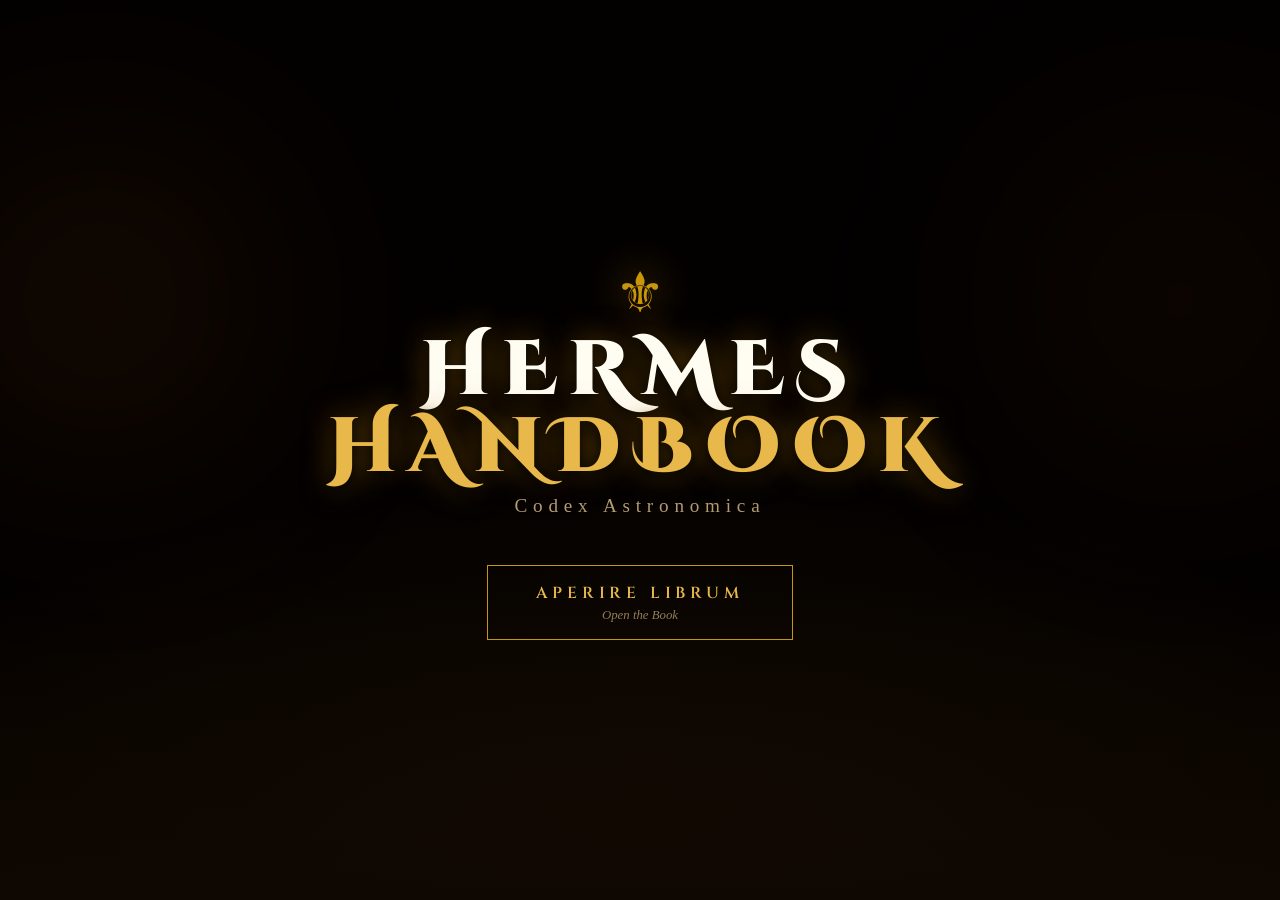
<file: hermes/hermes.html>
<!DOCTYPE html>
<html lang="en">

<head>
  <meta charset="UTF-8" />
  <meta name="viewport" content="width=device-width, initial-scale=1.0" />
  <title>Hermes HandBook — Ancient Roman Astronomy</title>
  <meta name="description"
    content="An ancient Roman-style virtual flipbook exploring constellations and planets of the cosmos." />
  <link rel="stylesheet" href="style.css" />
  <link rel="preconnect" href="https://fonts.googleapis.com" />
  <link rel="preconnect" href="https://fonts.gstatic.com" crossorigin />
  <link
    href="https://fonts.googleapis.com/css2?family=IM+Fell+English:ital@0;1&family=IM+Fell+English+SC&family=Cinzel+Decorative:wght@400;700;900&family=Cinzel:wght@400;600;900&display=swap"
    rel="stylesheet" />
</head>

<body>

  <!-- Ambient environment -->
  <div class="scene-bg">
    <div class="candlelight-glow left"></div>
    <div class="candlelight-glow right"></div>
    <div class="table-surface"></div>
  </div>

  <!-- Intro Screen -->
  <div id="intro-screen">
    <div class="intro-content">
      <div class="intro-eagle">⚜</div>
      <h1 class="intro-title">HERMES<br><span>HANDBOOK</span></h1>
      <p class="intro-sub">Codex Astronomica</p>
      <button id="open-book-btn" aria-label="Open the Hermes HandBook">
        <span>APERIRE LIBRUM</span>
        <small>Open the Book</small>
      </button>
    </div>
    <div class="intro-dust"></div>
  </div>

  <!-- Main Flipbook -->
  <div id="book-viewport" class="hidden">

    <!-- Navigation Controls -->
    <div class="book-nav" id="book-nav">
      <button id="btn-prev" class="nav-btn" aria-label="Previous page">&#8592; RETRO</button>
      <div class="page-indicator">
        <span id="current-page-display">I</span>
        <span class="divider">OF</span>
        <span id="total-page-display">XII</span>
      </div>
      <button id="btn-next" class="nav-btn" aria-label="Next page">PROXIMO &#8594;</button>
    </div>

    <!-- The Book Container -->
    <div id="book" class="book closed" role="document" aria-label="Hermes HandBook">
      <!-- Pages are injected by JS -->
    </div>

    <!-- Close Book Button -->
    <button id="close-book-btn" aria-label="Close the book">
      ✕ CLAUDERE LIBRUM
    </button>

  </div>

  <!-- Page Turn Sound (optional) -->
  <script src="pages.js"></script>
  <script src="flipbook.js"></script>
</body>

</html>
</file>
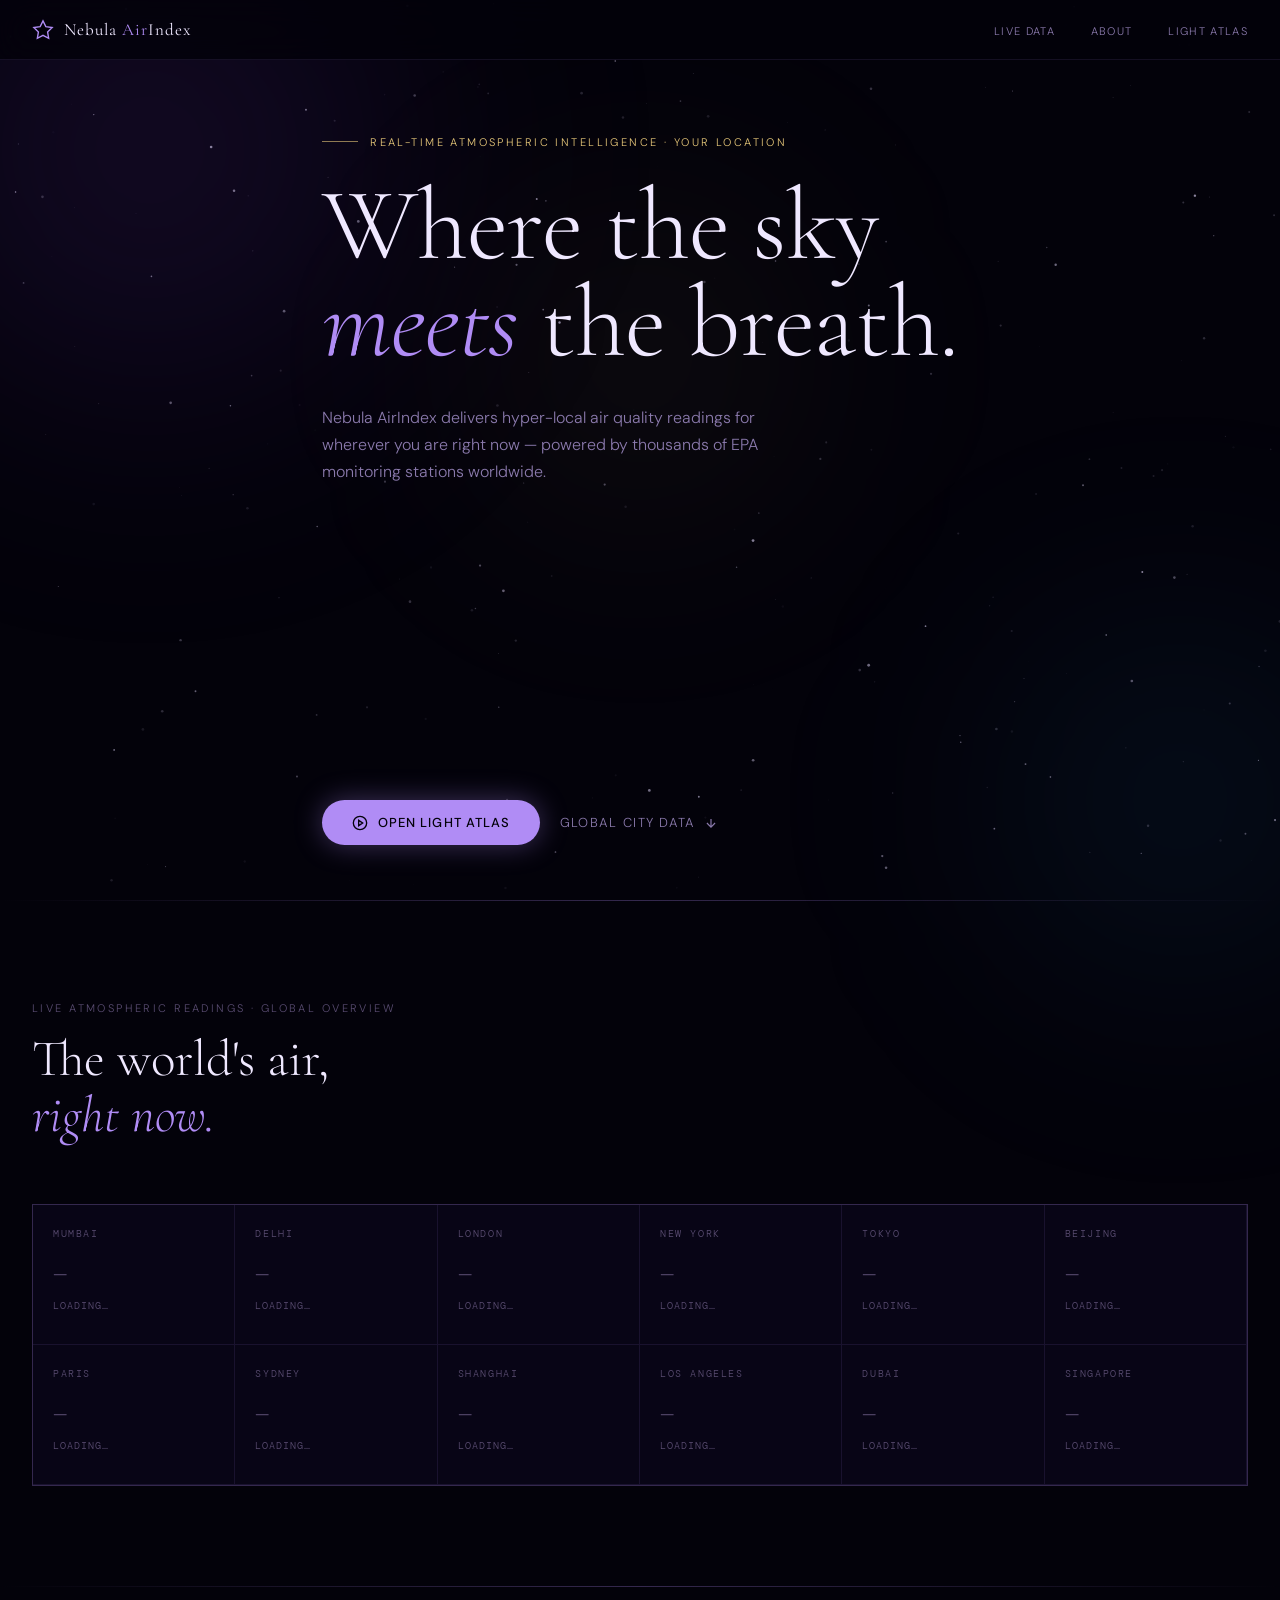
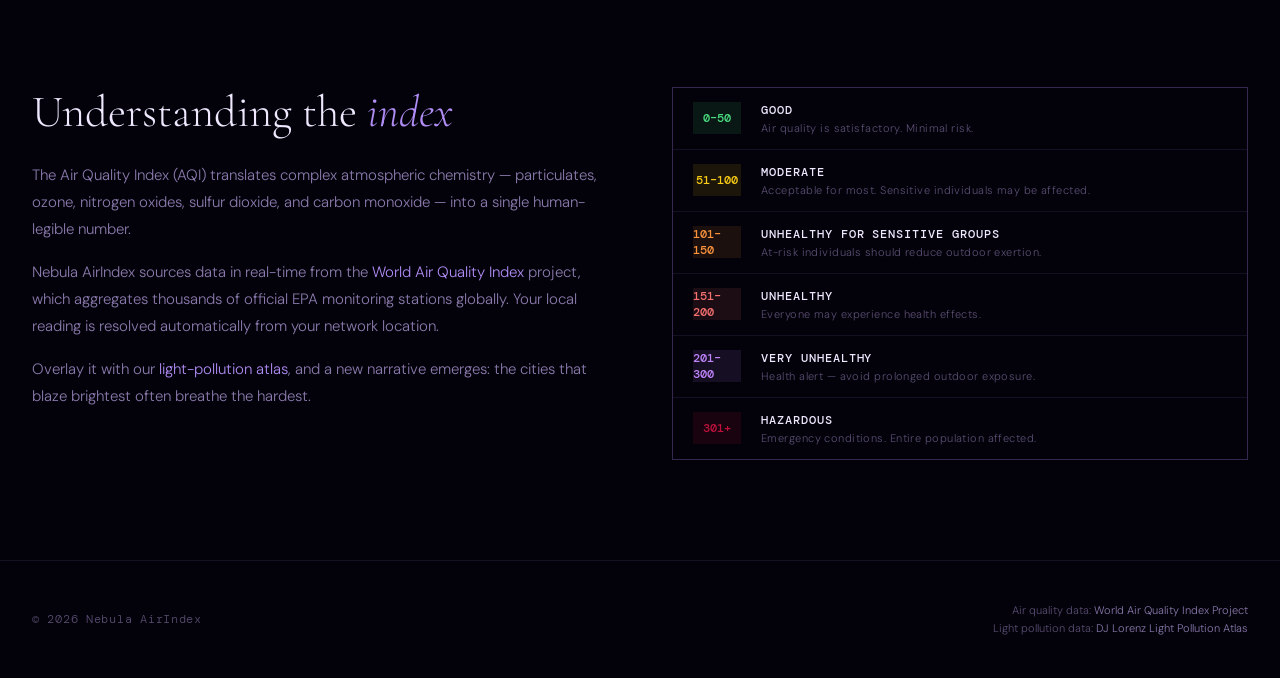
<file: nai/nai.html>
<!DOCTYPE html>
<html lang="en">

<head>
    <meta charset="UTF-8" />
    <meta name="viewport" content="width=device-width, initial-scale=1.0" />
    <title>Nebula AirIndex — Real-Time Air Quality for Your Location</title>
    <meta name="description"
        content="Nebula AirIndex delivers real-time, hyper-local AQI and pollution data for your exact location — fusing atmospheric intelligence with a light-pollution atlas." />

    <!-- Google Fonts: Cormorant Garamond (editorial serif) + DM Mono (machine data) + DM Sans (UI) -->
    <link rel="preconnect" href="https://fonts.googleapis.com" />
    <link rel="preconnect" href="https://fonts.gstatic.com" crossorigin />
    <link
        href="https://fonts.googleapis.com/css2?family=Cormorant+Garamond:ital,wght@0,300;0,400;0,600;1,300;1,400&family=DM+Mono:wght@300;400;500&family=DM+Sans:wght@300;400;500&display=swap"
        rel="stylesheet" />

    <!-- AQICN Feed Loader — Step A from official docs (fixed: https:// explicit, double-slash guard) -->
    <script type="text/javascript" charset="utf-8">
        (function (w, d, t, f) {
            w[f] = w[f] || function (c, k, n) {
                s = w[f], k = s['k'] = (s['k'] || (k ? ('&k=' + k) : ''));
                s['c'] = c = (c instanceof Array) ? c : [c];
                s['n'] = n = n || 0;
                L = d.createElement(t), e = d.getElementsByTagName(t)[0];
                L.async = 1;
                // FIX 1: Use https:// so file:// protocol doesn't break the URL
                // FIX 2: Only add lang segment if lang is truthy (avoids double-slash)
                var langSeg = c[n].lang ? (c[n].lang + '/') : '';
                L.src = 'https://feed.aqicn.org/feed/' + c[n].city + '/' + langSeg + 'feed.v1.js?n=' + n + k;
                e.parentNode.insertBefore(L, e);
            };
        })(window, document, 'script', '_aqiFeed');
    </script>

    <style>
        /* ═══════════════════════════════════════════════
           DESIGN TOKENS
        ═══════════════════════════════════════════════ */
        :root {
            --void:           #03020a;
            --deep:           #080618;
            --surface:        rgba(12, 8, 28, 0.72);
            --surface-solid:  #0c081c;
            --border:         rgba(180, 140, 255, 0.10);
            --border-hi:      rgba(180, 140, 255, 0.28);
            --border-sharp:   rgba(180, 140, 255, 0.55);
            --accent:         #b08cf5;
            --accent-soft:    rgba(176, 140, 245, 0.12);
            --gold:           #e8c97a;
            --gold-dim:       rgba(232, 201, 122, 0.55);
            --text-primary:   #efe8ff;
            --text-muted:     #8b7aad;
            --text-dim:       #5a4d72;
            --mono:           'DM Mono', 'Courier New', monospace;
            --serif:          'Cormorant Garamond', Georgia, serif;
            --sans:           'DM Sans', system-ui, sans-serif;

            /* AQI scale colours */
            --good:           #4ade80;
            --moderate:       #facc15;
            --sensitive:      #fb923c;
            --unhealthy:      #f87171;
            --very-unhealthy: #c084fc;
            --hazardous:      #be123c;
        }

        /* ═══════════════════════════════════════════════
           RESET
        ═══════════════════════════════════════════════ */
        *, *::before, *::after { box-sizing: border-box; margin: 0; padding: 0; }
        html { scroll-behavior: smooth; }
        body {
            background: var(--void);
            color: var(--text-primary);
            font-family: var(--sans);
            font-weight: 300;
            overflow-x: hidden;
            min-height: 100vh;
        }

        /* ═══════════════════════════════════════════════
           STARFIELD CANVAS
        ═══════════════════════════════════════════════ */
        #starfield {
            position: fixed; inset: 0;
            z-index: 0; pointer-events: none;
        }

        /* ═══════════════════════════════════════════════
           NEBULA GLOW BLOBS
        ═══════════════════════════════════════════════ */
        .glow-blob {
            position: fixed; border-radius: 50%;
            filter: blur(120px); pointer-events: none; z-index: 0;
        }
        .glow-blob-1 {
            width: 700px; height: 700px;
            background: radial-gradient(circle, rgba(120,60,200,0.20) 0%, transparent 70%);
            top: -200px; left: -200px;
            animation: drift 18s ease-in-out infinite alternate;
        }
        .glow-blob-2 {
            width: 500px; height: 500px;
            background: radial-gradient(circle, rgba(40,160,220,0.13) 0%, transparent 70%);
            bottom: -150px; right: -150px;
            animation: drift 22s ease-in-out infinite alternate-reverse;
        }
        .glow-blob-3 {
            width: 450px; height: 450px;
            background: radial-gradient(circle, rgba(232,201,122,0.09) 0%, transparent 70%);
            top: 40%; left: 50%;
            transform: translate(-50%,-50%);
            animation: drift 26s ease-in-out infinite alternate;
        }
        @keyframes drift {
            from { transform: translate(0,0) scale(1); }
            to   { transform: translate(40px,30px) scale(1.06); }
        }

        /* ═══════════════════════════════════════════════
           LAYOUT
        ═══════════════════════════════════════════════ */
        .wrapper {
            position: relative; z-index: 1;
            max-width: 1280px; margin: 0 auto; padding: 0 32px;
        }

        /* ═══════════════════════════════════════════════
           NAV
        ═══════════════════════════════════════════════ */
        nav {
            position: fixed; top: 0; left: 0; right: 0;
            z-index: 100; height: 60px;
            background: rgba(3,2,10,0.82);
            backdrop-filter: blur(16px);
            -webkit-backdrop-filter: blur(16px);
            border-bottom: 1px solid var(--border);
            display: flex; align-items: center;
        }
        .nav-inner {
            max-width: 1280px; margin: 0 auto; padding: 0 32px;
            width: 100%; display: flex; align-items: center; justify-content: space-between;
        }
        .nav-brand {
            display: flex; align-items: center; gap: 10px;
            text-decoration: none;
        }
        .nav-star {
            width: 22px; height: 22px; color: var(--accent);
            animation: pulse-star 3s ease-in-out infinite;
        }
        @keyframes pulse-star {
            0%,100% { opacity:1; transform:scale(1); }
            50%      { opacity:0.45; transform:scale(0.76); }
        }
        .nav-logo-text {
            font-family: var(--serif); font-size: 17px;
            font-weight: 400; color: var(--text-primary); letter-spacing: 0.06em;
        }
        .nav-logo-text span { color: var(--accent); }
        .nav-links { display: flex; gap: 36px; list-style: none; }
        .nav-links a {
            font-size: 11px; letter-spacing: 0.12em; text-transform: uppercase;
            color: var(--text-muted); text-decoration: none; transition: color 0.25s;
        }
        .nav-links a:hover { color: var(--text-primary); }

        /* ═══════════════════════════════════════════════
           HERO
        ═══════════════════════════════════════════════ */
        .hero {
            min-height: 100vh; display: flex; flex-direction: column;
            justify-content: center; padding-top: 80px;
        }
        .hero-eyebrow {
            font-family: var(--sans); font-size: 11px; letter-spacing: 0.22em;
            text-transform: uppercase; color: var(--gold); margin-bottom: 28px;
            display: flex; align-items: center; gap: 12px;
        }
        .hero-eyebrow::before {
            content: ''; display: block; width: 36px; height: 1px;
            background: var(--gold); opacity: 0.6;
        }
        .hero-headline {
            font-family: var(--serif); font-size: clamp(52px, 8vw, 110px);
            font-weight: 300; line-height: 0.95; letter-spacing: -0.01em;
            color: var(--text-primary); max-width: 860px;
        }
        .hero-headline em { font-style: italic; color: var(--accent); }
        .hero-sub {
            margin-top: 32px; font-size: 16px; line-height: 1.7;
            color: var(--text-muted); max-width: 480px; font-weight: 300;
        }

        /* ═══════════════════════════════════════════════
           LIVE LOCAL PANEL (the big widget)
        ═══════════════════════════════════════════════ */
        .local-panel {
            margin-top: 56px;
            opacity: 0;
            transform: translateY(20px);
            transition: opacity 0.7s ease, transform 0.7s ease;
        }
        .local-panel.loaded { opacity: 1; transform: translateY(0); }

        /* top bar: location + timestamp */
        .local-panel-header {
            display: flex; align-items: center; justify-content: space-between;
            border: 1px solid var(--border-hi);
            border-bottom: none;
            background: rgba(6,3,18,0.85);
            backdrop-filter: blur(20px);
            padding: 14px 24px;
        }
        .local-location {
            display: flex; align-items: center; gap: 10px;
        }
        .local-location-dot {
            width: 8px; height: 8px; border-radius: 50%;
            background: var(--good); box-shadow: 0 0 10px var(--good);
            animation: blink 2s ease-in-out infinite;
        }
        #local-location-dot.moderate  { background: var(--moderate); box-shadow: 0 0 10px var(--moderate); }
        #local-location-dot.sensitive { background: var(--sensitive); box-shadow: 0 0 10px var(--sensitive); }
        #local-location-dot.unhealthy { background: var(--unhealthy); box-shadow: 0 0 10px var(--unhealthy); }
        #local-location-dot.very-unhealthy { background: var(--very-unhealthy); box-shadow: 0 0 10px var(--very-unhealthy); }
        #local-location-dot.hazardous { background: var(--hazardous); box-shadow: 0 0 10px var(--hazardous); }

        @keyframes blink {
            0%,100% { opacity:1; }
            50%      { opacity:0.3; }
        }
        .local-city-name {
            font-family: var(--mono); font-size: 12px;
            letter-spacing: 0.14em; text-transform: uppercase;
            color: var(--text-primary);
        }
        .local-timestamp {
            font-family: var(--mono); font-size: 11px;
            color: var(--text-dim); letter-spacing: 0.08em;
        }

        /* main body */
        .local-panel-body {
            display: grid; grid-template-columns: 240px 1fr;
            border: 1px solid var(--border-hi);
            background: rgba(8,4,22,0.75);
            backdrop-filter: blur(24px);
        }

        /* left: big AQI number */
        .local-aqi-col {
            border-right: 1px solid var(--border-hi);
            padding: 36px 28px;
            display: flex; flex-direction: column; justify-content: space-between;
        }
        .local-aqi-label {
            font-family: var(--mono); font-size: 10px;
            letter-spacing: 0.20em; text-transform: uppercase;
            color: var(--text-dim); margin-bottom: 12px;
        }
        .local-aqi-number {
            font-family: var(--serif); font-size: 96px;
            font-weight: 300; line-height: 1;
            color: var(--text-primary);
            transition: color 0.5s ease;
        }
        .local-aqi-impact {
            margin-top: 16px;
            font-family: var(--mono); font-size: 13px;
            letter-spacing: 0.08em; text-transform: uppercase;
            color: var(--text-muted);
            transition: color 0.5s ease;
        }
        .local-aqi-scale {
            margin-top: 32px;
        }
        .aqi-scale-bar {
            height: 4px; width: 100%;
            background: linear-gradient(to right,
                var(--good)         0%,
                var(--moderate)     25%,
                var(--sensitive)    45%,
                var(--unhealthy)    65%,
                var(--very-unhealthy) 80%,
                var(--hazardous)    100%
            );
            border-radius: 2px; margin-bottom: 8px;
        }
        .aqi-scale-marker {
            height: 10px; position: relative; margin-top: -11px;
        }
        .aqi-scale-thumb {
            position: absolute; top: 0;
            width: 2px; height: 12px;
            background: var(--text-primary);
            transform: translateX(-1px);
            transition: left 0.8s cubic-bezier(0.34, 1.56, 0.64, 1);
        }
        .local-attribution {
            margin-top: 20px;
            font-family: var(--mono); font-size: 9px;
            letter-spacing: 0.06em; color: var(--text-dim);
            line-height: 1.5;
        }

        /* right: pollutant details */
        .local-details-col {
            padding: 28px 32px; overflow: hidden;
        }
        .local-details-title {
            font-family: var(--mono); font-size: 10px;
            letter-spacing: 0.20em; text-transform: uppercase;
            color: var(--text-dim); margin-bottom: 20px;
            padding-bottom: 14px;
            border-bottom: 1px solid var(--border);
        }

        /* AQICN renders its own table — we snap-style it */
        .local-details-col table {
            width: 100%; border-collapse: collapse; font-family: var(--mono);
        }
        .local-details-col table td,
        .local-details-col table th {
            padding: 8px 6px; font-size: 12px;
            text-align: left; border: none;
            vertical-align: middle;
        }
        .local-details-col table tr {
            border-bottom: 1px solid var(--border);
        }
        .local-details-col table tr:last-child { border-bottom: none; }
        .local-details-col table td:first-child {
            color: var(--text-dim); letter-spacing: 0.10em;
            text-transform: uppercase; font-size: 10px; width: 40%;
        }
        .local-details-col table td:nth-child(2) {
            color: var(--text-primary); font-size: 14px;
            font-weight: 400; letter-spacing: 0.02em;
        }
        .local-details-col table [style*="background"] {
            border-radius: 3px; padding: 2px 8px !important;
            font-size: 12px !important; font-family: var(--mono) !important;
        }
        /* additional AQICN widget nesting */
        .local-details-col div { font-family: var(--mono); }
        .local-details-col a {
            color: var(--accent); text-decoration: none;
        }
        .local-details-col a:hover { color: var(--text-primary); }
        #local-details-raw {
            font-size: 12px; color: var(--text-muted);
            line-height: 1.7;
        }

        /* loading state */
        .local-panel-loading {
            padding: 60px 40px;
            display: flex; align-items: center; gap: 16px;
        }
        .loading-pulse {
            width: 10px; height: 10px; border-radius: 50%;
            background: var(--accent); opacity: 0.5;
            animation: pulse-dot 1.4s ease-in-out infinite;
        }
        .loading-pulse:nth-child(2) { animation-delay: 0.2s; }
        .loading-pulse:nth-child(3) { animation-delay: 0.4s; }
        @keyframes pulse-dot {
            0%,80%,100% { transform: scale(0.5); opacity: 0.3; }
            40%          { transform: scale(1.1); opacity: 0.9; }
        }
        .loading-text {
            font-family: var(--mono); font-size: 12px;
            letter-spacing: 0.14em; text-transform: uppercase;
            color: var(--text-dim);
        }

        /* CTA */
        .hero-cta {
            margin-top: 44px; display: flex;
            align-items: center; gap: 20px;
        }
        .btn-primary {
            display: inline-flex; align-items: center; gap: 10px;
            padding: 14px 30px; background: var(--accent);
            color: var(--void); font-family: var(--sans);
            font-size: 13px; font-weight: 500; letter-spacing: 0.08em;
            text-transform: uppercase; text-decoration: none;
            border-radius: 100px;
            transition: background 0.25s, transform 0.2s, box-shadow 0.25s;
            box-shadow: 0 0 28px rgba(176,140,245,0.35);
        }
        .btn-primary:hover {
            background: #c9a9ff; transform: translateY(-2px);
            box-shadow: 0 0 44px rgba(176,140,245,0.6);
        }
        .btn-ghost {
            display: inline-flex; align-items: center; gap: 8px;
            font-size: 13px; letter-spacing: 0.10em; text-transform: uppercase;
            color: var(--text-muted); text-decoration: none;
            transition: color 0.25s;
        }
        .btn-ghost:hover { color: var(--text-primary); }

        /* ═══════════════════════════════════════════════
           AQICN WIDGET OVERRIDE
           The AQICN callback injects its own HTML/styles.
           We forcefully restyle it to match our dark aesthetic.
        ═══════════════════════════════════════════════ */
        .details-raw-inner * {
            font-family: var(--mono) !important;
            background: transparent !important;
            border-radius: 0 !important;
            color: var(--text-muted) !important;
            font-size: 12px !important;
        }
        /* The big coloured AQI box inside details */
        .details-raw-inner [style*="background-color"] {
            display: inline-block;
            padding: 2px 10px !important;
            font-weight: 500 !important;
            font-size: 13px !important;
            border-radius: 2px !important;
        }
        /* Chart canvas inside widget */
        .details-raw-inner canvas { display: block; max-width: 100%; }
        /* Override any white/light backgrounds */
        .details-raw-inner div, .details-raw-inner span, .details-raw-inner td {
            background: transparent !important;
        }
        /* The main container box AQICN renders */
        .details-raw-inner > div:first-child {
            border: none !important;
            box-shadow: none !important;
            padding: 0 !important;
        }

        /* ═══════════════════════════════════════════════
           SECTION DIVIDER
        ═══════════════════════════════════════════════ */
        .section-divider {
            width: 100%; height: 1px;
            background: linear-gradient(to right, transparent, var(--border-hi), transparent);
            margin: 0;
        }

        /* ═══════════════════════════════════════════════
           LIVE CITIES GRID
        ═══════════════════════════════════════════════ */
        section.cities { padding: 100px 0; }
        .section-label {
            font-size: 11px; letter-spacing: 0.22em; text-transform: uppercase;
            color: var(--text-dim); margin-bottom: 16px;
        }
        .section-title {
            font-family: var(--serif); font-size: clamp(32px, 4vw, 56px);
            font-weight: 300; color: var(--text-primary);
            line-height: 1.1; margin-bottom: 60px;
        }
        .section-title em { font-style: italic; color: var(--accent); }

        .cities-grid {
            display: grid;
            grid-template-columns: repeat(auto-fill, minmax(180px, 1fr));
            gap: 0; border: 1px solid var(--border-hi);
        }
        .city-card {
            background: var(--surface);
            border-right: 1px solid var(--border);
            border-bottom: 1px solid var(--border);
            padding: 22px 20px; 
            transition: background 0.3s, border-color 0.3s;
            cursor: default;
            min-height: 140px;
            display: flex; flex-direction: column; justify-content: space-between;
            position: relative; overflow: hidden;
        }
        .city-card:hover {
            background: rgba(20, 12, 44, 0.9);
            border-color: var(--border-hi);
        }
        .city-card::before {
            content: '';
            position: absolute; inset: 0;
            background: linear-gradient(135deg, rgba(176,140,245,0.04) 0%, transparent 60%);
            opacity: 0; transition: opacity 0.3s;
        }
        .city-card:hover::before { opacity: 1; }

        .city-card-name {
            font-family: var(--mono); font-size: 10px;
            letter-spacing: 0.16em; text-transform: uppercase;
            color: var(--text-dim); margin-bottom: 12px;
        }
        .city-card-aqi {
            font-family: var(--serif); font-size: 54px;
            font-weight: 300; line-height: 1; color: var(--text-primary);
        }
        .city-card-impact {
            margin-top: 8px; font-family: var(--mono);
            font-size: 10px; text-transform: uppercase;
            letter-spacing: 0.10em; color: var(--text-muted);
        }
        .city-card-date {
            font-family: var(--mono); font-size: 9px;
            color: var(--text-dim); margin-top: 4px; letter-spacing: 0.06em;
        }
        .city-card.loading .city-card-aqi {
            color: var(--text-dim); font-size: 28px; letter-spacing: 0.04em;
        }

        /* AQI tinting */
        .aqi-good .city-card-aqi         { color: var(--good); }
        .aqi-moderate .city-card-aqi      { color: var(--moderate); }
        .aqi-sensitive .city-card-aqi     { color: var(--sensitive); }
        .aqi-unhealthy .city-card-aqi     { color: var(--unhealthy); }
        .aqi-very-unhealthy .city-card-aqi{ color: var(--very-unhealthy); }
        .aqi-hazardous .city-card-aqi     { color: var(--hazardous); }

        /* ═══════════════════════════════════════════════
           AQI LEGEND SECTION
        ═══════════════════════════════════════════════ */
        section.info { padding: 100px 0; }
        .info-grid {
            display: grid; grid-template-columns: 1fr 1fr;
            gap: 64px; align-items: start;
        }
        .info-text h2 {
            font-family: var(--serif); font-size: clamp(30px, 3.5vw, 50px);
            font-weight: 300; line-height: 1.15; color: var(--text-primary);
            margin-bottom: 24px;
        }
        .info-text h2 em { font-style: italic; color: var(--accent); }
        .info-text p {
            font-size: 15px; line-height: 1.8;
            color: var(--text-muted); margin-bottom: 16px;
        }
        .info-text a { color: var(--accent); text-decoration: none; }
        .info-text a:hover { color: var(--text-primary); }

        .aqi-legend { display: flex; flex-direction: column; gap: 0; border: 1px solid var(--border-hi); }
        .legend-row {
            display: flex; align-items: center; gap: 0;
            border-bottom: 1px solid var(--border);
            padding: 14px 20px;
            transition: background 0.2s;
        }
        .legend-row:last-child { border-bottom: none; }
        .legend-row:hover { background: rgba(176,140,245,0.04); }
        .legend-swatch {
            width: 48px; height: 32px;
            display: flex; align-items: center; justify-content: center;
            font-family: var(--mono); font-size: 12px;
            font-weight: 500; flex-shrink: 0; margin-right: 20px;
        }
        .legend-swatch.good         { background: rgba(74,222,128,0.10); color: var(--good); }
        .legend-swatch.moderate     { background: rgba(250,204,21,0.10); color: var(--moderate); }
        .legend-swatch.sensitive    { background: rgba(251,146,60,0.10); color: var(--sensitive); }
        .legend-swatch.unhealthy    { background: rgba(248,113,113,0.10); color: var(--unhealthy); }
        .legend-swatch.very         { background: rgba(192,132,252,0.10); color: var(--very-unhealthy); }
        .legend-swatch.hazardous    { background: rgba(190,18,60,0.12); color: var(--hazardous); }
        .legend-meta { flex: 1; }
        .legend-label {
            font-family: var(--mono); font-size: 12px; font-weight: 500;
            letter-spacing: 0.08em; text-transform: uppercase; color: var(--text-primary);
        }
        .legend-range { font-size: 11px; color: var(--text-dim); margin-top: 3px; letter-spacing: 0.04em; }

        /* ═══════════════════════════════════════════════
           FOOTER
        ═══════════════════════════════════════════════ */
        footer {
            border-top: 1px solid var(--border);
            padding: 40px 0;
        }
        .footer-inner {
            max-width: 1280px; margin: 0 auto; padding: 0 32px;
            display: flex; align-items: center; justify-content: space-between;
        }
        .footer-copy { font-size: 12px; color: var(--text-dim); font-family: var(--mono); letter-spacing: 0.06em; }
        .footer-attribution { font-size: 11px; color: var(--text-dim); text-align: right; line-height: 1.7; }
        .footer-attribution a { color: var(--text-muted); text-decoration: none; }
        .footer-attribution a:hover { color: var(--accent); }

        /* ═══════════════════════════════════════════════
           SCROLL FADE-IN
        ═══════════════════════════════════════════════ */
        .fade-in {
            opacity: 0; transform: translateY(28px);
            transition: opacity 0.7s ease, transform 0.7s ease;
        }
        .fade-in.visible { opacity: 1; transform: translateY(0); }

        /* ═══════════════════════════════════════════════
           RESPONSIVE
        ═══════════════════════════════════════════════ */
        @media (max-width: 900px) {
            .local-panel-body { grid-template-columns: 1fr; }
            .local-aqi-col { border-right: none; border-bottom: 1px solid var(--border-hi); }
            .info-grid { grid-template-columns: 1fr; gap: 40px; }
        }
        @media (max-width: 600px) {
            .nav-links { display: none; }
            .hero-cta { flex-direction: column; align-items: flex-start; }
            .wrapper { padding: 0 20px; }
            .local-panel-header { flex-direction: column; align-items: flex-start; gap: 8px; }
        }
    </style>
</head>

<body>

    <!-- Ambient glow blobs -->
    <div class="glow-blob glow-blob-1"></div>
    <div class="glow-blob glow-blob-2"></div>
    <div class="glow-blob glow-blob-3"></div>

    <!-- Animated starfield -->
    <canvas id="starfield"></canvas>

    <!-- ─── Navigation ───────────────────────────────── -->
    <nav>
        <div class="nav-inner">
            <a class="nav-brand" href="#">
                <svg class="nav-star" viewBox="0 0 24 24" fill="none" stroke="currentColor" stroke-width="1.5">
                    <polygon points="12,2 15.09,8.26 22,9.27 17,14.14 18.18,21.02 12,17.77 5.82,21.02 7,14.14 2,9.27 8.91,8.26" />
                </svg>
                <span class="nav-logo-text">Nebula <span>Air</span>Index</span>
            </a>
            <ul class="nav-links">
                <li><a href="#cities">Live Data</a></li>
                <li><a href="#about">About</a></li>
                <li><a href="nebula-star-index.html">Light Atlas</a></li>
            </ul>
        </div>
    </nav>

    <!-- ─── Hero ─────────────────────────────────────── -->
    <section class="hero">
        <div class="wrapper">
            <p class="hero-eyebrow">Real-time atmospheric intelligence · Your location</p>
            <h1 class="hero-headline">
                Where the sky<br><em>meets</em> the breath.
            </h1>
            <p class="hero-sub">
                Nebula AirIndex delivers hyper-local air quality readings for wherever you are right now — powered by thousands of EPA monitoring stations worldwide.
            </p>

            <!-- ─────── LOCAL LIVE WIDGET ─────── -->
            <div class="local-panel" id="local-panel">

                <!-- Header bar (populated by callback) -->
                <div class="local-panel-header" id="local-panel-header">
                    <div class="local-location">
                        <div class="local-location-dot" id="local-location-dot"></div>
                        <span class="local-city-name" id="local-city-name">Locating via network…</span>
                    </div>
                    <span class="local-timestamp" id="local-timestamp">—</span>
                </div>

                <!-- Body: loading placeholder -->
                <div class="local-panel-body" id="local-panel-body">
                    <div class="local-panel-loading">
                        <div class="loading-pulse"></div>
                        <div class="loading-pulse"></div>
                        <div class="loading-pulse"></div>
                        <span class="loading-text">Resolving atmospheric data</span>
                    </div>
                </div>
            </div>
            <!-- ───────────────────────────────── -->

            <div class="hero-cta">
                <a class="btn-primary" href="nebula-star-index.html" id="light-atlas-btn">
                    <svg width="16" height="16" viewBox="0 0 24 24" fill="none" stroke="currentColor" stroke-width="2">
                        <circle cx="12" cy="12" r="10"/><polygon points="10,8 16,12 10,16"/>
                    </svg>
                    Open Light Atlas
                </a>
                <a class="btn-ghost" href="#cities">
                    Global city data
                    <svg width="14" height="14" viewBox="0 0 24 24" fill="none" stroke="currentColor" stroke-width="2">
                        <path d="M12 5v14M5 12l7 7 7-7"/>
                    </svg>
                </a>
            </div>
        </div>
    </section>

    <div class="section-divider"></div>

    <!-- ─── Live Cities Grid ──────────────────────────── -->
    <section class="cities" id="cities">
        <div class="wrapper">
            <div class="fade-in">
                <p class="section-label">Live atmospheric readings · Global overview</p>
                <h2 class="section-title">The world's air,<br><em>right now.</em></h2>
            </div>
            <div class="cities-grid fade-in" id="cities-grid">
                <!-- cards injected dynamically -->
            </div>
        </div>
    </section>

    <div class="section-divider"></div>

    <!-- ─── About / Legend ────────────────────────────── -->
    <section class="info" id="about">
        <div class="wrapper">
            <div class="info-grid fade-in">
                <div class="info-text">
                    <h2>Understanding the <em>index</em></h2>
                    <p>The Air Quality Index (AQI) translates complex atmospheric chemistry — particulates, ozone, nitrogen oxides, sulfur dioxide, and carbon monoxide — into a single human-legible number.</p>
                    <p>Nebula AirIndex sources data in real-time from the <a href="https://aqicn.org" target="_blank">World Air Quality Index</a> project, which aggregates thousands of official EPA monitoring stations globally. Your local reading is resolved automatically from your network location.</p>
                    <p>Overlay it with our <a href="nebula-star-index.html">light-pollution atlas</a>, and a new narrative emerges: the cities that blaze brightest often breathe the hardest.</p>
                </div>
                <div>
                    <div class="aqi-legend">
                        <div class="legend-row">
                            <div class="legend-swatch good">0–50</div>
                            <div class="legend-meta">
                                <div class="legend-label">Good</div>
                                <div class="legend-range">Air quality is satisfactory. Minimal risk.</div>
                            </div>
                        </div>
                        <div class="legend-row">
                            <div class="legend-swatch moderate">51–100</div>
                            <div class="legend-meta">
                                <div class="legend-label">Moderate</div>
                                <div class="legend-range">Acceptable for most. Sensitive individuals may be affected.</div>
                            </div>
                        </div>
                        <div class="legend-row">
                            <div class="legend-swatch sensitive">101–150</div>
                            <div class="legend-meta">
                                <div class="legend-label">Unhealthy for Sensitive Groups</div>
                                <div class="legend-range">At-risk individuals should reduce outdoor exertion.</div>
                            </div>
                        </div>
                        <div class="legend-row">
                            <div class="legend-swatch unhealthy">151–200</div>
                            <div class="legend-meta">
                                <div class="legend-label">Unhealthy</div>
                                <div class="legend-range">Everyone may experience health effects.</div>
                            </div>
                        </div>
                        <div class="legend-row">
                            <div class="legend-swatch very">201–300</div>
                            <div class="legend-meta">
                                <div class="legend-label">Very Unhealthy</div>
                                <div class="legend-range">Health alert — avoid prolonged outdoor exposure.</div>
                            </div>
                        </div>
                        <div class="legend-row">
                            <div class="legend-swatch hazardous">301+</div>
                            <div class="legend-meta">
                                <div class="legend-label">Hazardous</div>
                                <div class="legend-range">Emergency conditions. Entire population affected.</div>
                            </div>
                        </div>
                    </div>
                </div>
            </div>
        </div>
    </section>

    <!-- ─── Footer ─────────────────────────────────────── -->
    <footer>
        <div class="footer-inner">
            <p class="footer-copy">© 2026 Nebula AirIndex</p>
            <p class="footer-attribution">
                Air quality data: <a href="https://aqicn.org" target="_blank">World Air Quality Index Project</a><br />
                Light pollution data: <a href="https://djlorenz.github.io/astronomy/lp/" target="_blank">DJ Lorenz Light Pollution Atlas</a>
            </p>
        </div>
    </footer>

    <!-- ─── Scripts ──────────────────────────────────────── -->
    <script>
        /* ═══ STARFIELD ═══════════════════════════════════ */
        (function () {
            const canvas = document.getElementById('starfield');
            const ctx = canvas.getContext('2d');
            let stars = [];
            function resize() {
                canvas.width  = window.innerWidth;
                canvas.height = window.innerHeight;
            }
            resize();
            window.addEventListener('resize', resize);
            function createStars(n) {
                stars = [];
                for (let i = 0; i < n; i++) {
                    stars.push({
                        x: Math.random() * canvas.width,
                        y: Math.random() * canvas.height,
                        r: Math.random() * 1.2 + 0.2,
                        o: Math.random() * 0.6 + 0.1,
                        speed: Math.random() * 0.004 + 0.001,
                        phase: Math.random() * Math.PI * 2
                    });
                }
            }
            createStars(240);
            let t = 0;
            function draw() {
                ctx.clearRect(0, 0, canvas.width, canvas.height);
                t += 0.008;
                for (const s of stars) {
                    const opacity = s.o * (0.6 + 0.4 * Math.sin(s.phase + t * s.speed * 100));
                    ctx.beginPath();
                    ctx.arc(s.x, s.y, s.r, 0, Math.PI * 2);
                    ctx.fillStyle = `rgba(230,220,255,${opacity})`;
                    ctx.fill();
                }
                requestAnimationFrame(draw);
            }
            draw();
        })();

        /* ═══ AQI HELPERS ════════════════════════════════ */
        function aqiClass(v) {
            if (v <= 50)  return 'aqi-good';
            if (v <= 100) return 'aqi-moderate';
            if (v <= 150) return 'aqi-sensitive';
            if (v <= 200) return 'aqi-unhealthy';
            if (v <= 300) return 'aqi-very-unhealthy';
            return 'aqi-hazardous';
        }
        function aqiLabel(v) {
            if (v <= 50)  return 'Good';
            if (v <= 100) return 'Moderate';
            if (v <= 150) return 'Unhealthy · Sensitive Groups';
            if (v <= 200) return 'Unhealthy';
            if (v <= 300) return 'Very Unhealthy';
            return 'Hazardous';
        }
        function aqiColor(v) {
            if (v <= 50)  return 'var(--good)';
            if (v <= 100) return 'var(--moderate)';
            if (v <= 150) return 'var(--sensitive)';
            if (v <= 200) return 'var(--unhealthy)';
            if (v <= 300) return 'var(--very-unhealthy)';
            return 'var(--hazardous)';
        }
        function aqiDotClass(v) {
            if (v <= 50)  return '';
            if (v <= 100) return 'moderate';
            if (v <= 150) return 'sensitive';
            if (v <= 200) return 'unhealthy';
            if (v <= 300) return 'very-unhealthy';
            return 'hazardous';
        }
        function scalePercent(v) {
            // map AQI 0–500 to 0–100%
            return Math.min(100, Math.max(0, (v / 500) * 100));
        }

        /* ═══ LOCAL HERO WIDGET CALLBACK ════════════════ */
        window._localHeroCallback = function (aqi) {
            // --- Robust AQI number extraction ---
            // aqi.aqiv is actually the FEED PROTOCOL VERSION ("3"), NOT the AQI value.
            // The real AQI is embedded as plain text inside aqi.details HTML.
            // Strategy: strip HTML tags, then find the first standalone number
            // that is plausible as an AQI (1–500).
            var raw = NaN;
            if (aqi.details) {
                // Strip all HTML tags to get plain text
                var tmp = document.createElement('div');
                tmp.innerHTML = aqi.details;
                var plainText = (tmp.textContent || tmp.innerText || '').trim();
                // Find the first 1-3 digit number on its own (AQI range 1–500)
                var m = plainText.match(/\b(\d{1,3})\b/);
                if (m) {
                    var candidate = parseInt(m[1], 10);
                    // Valid AQI is between 1 and 500
                    if (candidate >= 1 && candidate <= 500) raw = candidate;
                }
            }

            // Handle both aqi.city.name (older feed) and aqi.cityname (newer feed)
            const city  = (aqi.city && aqi.city.name) ? aqi.city.name
                        : (aqi.cityname ? aqi.cityname : 'Your Location');
            const date  = (aqi.time && aqi.time.s) ? aqi.time.s
                        : (aqi.date || '');
            const impact = aqi.impact || (!isNaN(raw) ? aqiLabel(raw) : '—');
            const attribution = aqi.attribution || '';
            const details = aqi.details || '';

            // update header
            document.getElementById('local-city-name').textContent = city;
            document.getElementById('local-timestamp').textContent  = date ? '↻ Updated ' + date : '';

            // update dot colour class — guard against empty string (Good AQI returns '')
            const dot = document.getElementById('local-location-dot');
            dot.className = 'local-location-dot';
            var dotCls = aqiDotClass(raw);
            if (dotCls) dot.classList.add(dotCls);

            // replace body with full data panel
            const body = document.getElementById('local-panel-body');
            body.innerHTML = `
                <div class="local-aqi-col">
                    <div>
                        <div class="local-aqi-label">Air Quality Index</div>
                        <div class="local-aqi-number" id="hero-aqi-num" style="color:${isNaN(raw) ? 'var(--text-primary)' : aqiColor(raw)}">
                            ${isNaN(raw) ? '—' : raw}
                        </div>
                        <div class="local-aqi-impact" style="color:${isNaN(raw) ? 'var(--text-muted)' : aqiColor(raw)}">
                            ${impact}
                        </div>
                    </div>
                    <div class="local-aqi-scale">
                        <div class="aqi-scale-bar"></div>
                        <div class="aqi-scale-marker">
                            <div class="aqi-scale-thumb" id="scale-thumb"></div>
                        </div>
                    </div>
                    ${attribution ? `<div class="local-attribution">Source: ${attribution}</div>` : ''}
                </div>
                <div class="local-details-col">
                    <div class="local-details-title">Pollutant Breakdown · ${city}</div>
                    <div id="local-details-raw" class="details-raw-inner">${details || '<span style="color:var(--text-dim);font-size:12px;letter-spacing:.06em;">No detailed breakdown available for this station.</span>'}</div>
                </div>
            `;

            // animate scale thumb after DOM renders
            setTimeout(function () {
                const thumb = document.getElementById('scale-thumb');
                if (thumb && !isNaN(raw)) {
                    thumb.style.left = scalePercent(raw) + '%';
                }
            }, 100);

            const panel = document.getElementById('local-panel');
            panel.classList.add('loaded');
        };

        /* ═══ MULTI-CITY GRID ════════════════════ */
        // Correct AQICN slug names (verified against their directory)
        const CITIES = [
            'mumbai', 'delhi', 'london', 'new-york',
            'tokyo', 'beijing', 'paris', 'sydney',
            'shanghai', 'los-angeles', 'dubai', 'singapore'
        ];

        // Display labels for the slugs above
        const CITY_LABELS = {
            'mumbai': 'Mumbai', 'delhi': 'Delhi', 'london': 'London', 'new-york': 'New York',
            'tokyo': 'Tokyo', 'beijing': 'Beijing', 'paris': 'Paris', 'sydney': 'Sydney',
            'shanghai': 'Shanghai', 'los-angeles': 'Los Angeles', 'dubai': 'Dubai', 'singapore': 'Singapore'
        };
        const grid = document.getElementById('cities-grid');
        CITIES.forEach(function (city) {
            const card = document.createElement('div');
            card.className = 'city-card loading';
            card.id = 'card-' + city;
            var label = CITY_LABELS[city] || (city.charAt(0).toUpperCase() + city.slice(1));
            card.innerHTML = `
                <div class="city-card-name">${label}</div>
                <div class="city-card-aqi">–</div>
                <div class="city-card-impact" style="color:var(--text-dim)">Loading…</div>
                <div class="city-card-date"></div>
            `;
            grid.appendChild(card);
        });

        // City grid callback — keyed by city slug index (AQICN fires in array order)
        var _cityCallbackIndex = 0;
        window._cityCallback = function (aqi) {
            // AQICN fires callbacks in the same order as the config array.
            // Use an index counter to match each response to the correct card.
            var city = CITIES[_cityCallbackIndex];
            _cityCallbackIndex++;
            if (!city) return;

            var card = document.getElementById('card-' + city);
            if (!card) return;

            // Same extraction logic: strip HTML from details, find first valid AQI number
            var raw = NaN;
            if (aqi.details) {
                var tmp2 = document.createElement('div');
                tmp2.innerHTML = aqi.details;
                var pt = (tmp2.textContent || tmp2.innerText || '').trim();
                var m2 = pt.match(/\b(\d{1,3})\b/);
                if (m2) {
                    var c2 = parseInt(m2[1], 10);
                    if (c2 >= 1 && c2 <= 500) raw = c2;
                }
            }

            // City name: prefer AQICN's own name, fallback to our label
            var displayCity = '';
            if (aqi.city && aqi.city.name) displayCity = aqi.city.name;
            else if (aqi.cityname) displayCity = aqi.cityname;
            else displayCity = CITY_LABELS[city] || city;

            var impact  = aqi.impact || (!isNaN(raw) ? aqiLabel(raw) : '–');
            var dateStr = (aqi.time && aqi.time.s) ? aqi.time.s : (aqi.date || '');

            card.querySelector('.city-card-name').textContent   = displayCity;
            card.querySelector('.city-card-aqi').textContent    = isNaN(raw) ? '–' : raw;
            card.querySelector('.city-card-impact').textContent = impact;
            card.querySelector('.city-card-impact').style.color = 'var(--text-muted)';
            card.querySelector('.city-card-date').textContent   = dateStr;
            card.classList.remove('loading');
            if (!isNaN(raw)) card.classList.add(aqiClass(raw));
        };

        /* ═══ FIRE THE AQICN FEEDS ═══════════════════════ */

        // 1. Hero widget — detect city from IP using ip-api.com (free, no key needed)
        //    Falls back to 'delhi' if detection fails.
        (function () {
            var FALLBACK_CITY = 'delhi';

            function loadHeroForCity(citySlug) {
                // Update the loading text to show detected city
                var nameEl = document.getElementById('local-city-name');
                if (nameEl) nameEl.textContent = 'Connecting to ' + citySlug + '…';
                _aqiFeed({ city: citySlug, callback: window._localHeroCallback });
            }

            // ip-api.com: free, no API key, returns city from IP
            fetch('https://ip-api.com/json/?fields=status,city')
                .then(function (res) { return res.json(); })
                .then(function (data) {
                    if (data.status === 'success' && data.city) {
                        // Normalise: lowercase, strip spaces (e.g. "New Delhi" → "newdelhi")
                        var slug = data.city.toLowerCase().replace(/\s+/g, '');
                        loadHeroForCity(slug);
                    } else {
                        loadHeroForCity(FALLBACK_CITY);
                    }
                })
                .catch(function () {
                    loadHeroForCity(FALLBACK_CITY);
                });
        })();

        // 2. City grid — all 12 cities
        var cityWidgetConfig = CITIES.map(function (city) {
            return { city: city, callback: window._cityCallback };
        });
        _aqiFeed(cityWidgetConfig);

        /* ═══ SCROLL FADE-IN OBSERVER ═══════════════════ */
        const fadeEls = document.querySelectorAll('.fade-in');
        const observer = new IntersectionObserver(function (entries) {
            entries.forEach(function (e) {
                if (e.isIntersecting) {
                    e.target.classList.add('visible');
                    observer.unobserve(e.target);
                }
            });
        }, { threshold: 0.12 });
        fadeEls.forEach(function (el) { observer.observe(el); });
    </script>

</body>
</html>
</file>
<file: hermes/style.css>
/* =====================================================
   HERMES HANDBOOK — Ancient Roman Flipbook Stylesheet
   ===================================================== */

:root {
  /* Solid background to fix readibility */
  --parchment-solid: #eedcb8;
  --parchment-light: #f4ebd2;
  --parchment-mid: #b39b70;
  --parchment-dark: #8a714c;
  --parchment-shadow: #594528;
  --ink: #26190d;
  /* Very dark espresso text */
  --ink-faded: #4f3b25;
  /* Dark brown readable text */
  --gold: #c8960a;
  --gold-light: #e8b84b;
  --crimson: #7a1a0c;
  --deep-bg: #050301;

  --page-w: 440px;
  --page-h: 580px;
  --book-w: calc(var(--page-w) * 2);
  --book-h: var(--page-h);

  --flip-duration: 2s;
  --flip-easing: cubic-bezier(0.25, 1, 0.5, 1);
  /* Slower, majestic easeOut */
}

*,
*::before,
*::after {
  box-sizing: border-box;
  margin: 0;
  padding: 0;
}

html,
body {
  width: 100%;
  height: 100%;
  overflow: hidden;
  background: var(--deep-bg);
  font-family: 'IM Fell English', Georgia, serif;
  color: var(--ink);
  user-select: none;
}

/* ===================== AMBIANCE ===================== */
.scene-bg {
  position: fixed;
  inset: 0;
  background: radial-gradient(ellipse 90% 60% at 50% 100%, #170d02 0%, #030100 80%);
  z-index: 0;
}

.candlelight-glow {
  position: absolute;
  width: 500px;
  height: 600px;
  border-radius: 50%;
  filter: blur(120px);
  pointer-events: none;
  animation: flicker 4s ease-in-out infinite alternate;
}

.candlelight-glow.left {
  background: radial-gradient(circle, rgba(220, 110, 10, 0.18) 0%, transparent 50%);
  left: -150px;
  top: 0;
  animation-delay: 0s;
}

.candlelight-glow.right {
  background: radial-gradient(circle, rgba(180, 90, 5, 0.15) 0%, transparent 50%);
  right: -150px;
  top: 0;
  animation-delay: 1.2s;
}

@keyframes flicker {
  0% {
    opacity: 0.6;
  }

  50% {
    opacity: 1;
  }

  100% {
    opacity: 0.7;
  }
}

.table-surface {
  position: absolute;
  bottom: 0;
  left: 0;
  right: 0;
  height: 35%;
  background: linear-gradient(to top, #0f0701 0%, transparent 100%);
  pointer-events: none;
}

/* ===================== INTRO ===================== */
#intro-screen {
  position: fixed;
  inset: 0;
  z-index: 100;
  display: flex;
  align-items: center;
  justify-content: center;
  transition: opacity 1.2s ease, visibility 1.2s ease;
}

#intro-screen.hidden {
  opacity: 0;
  visibility: hidden;
  pointer-events: none;
}

.intro-content {
  text-align: center;
  display: flex;
  flex-direction: column;
  align-items: center;
  justify-content: center;
  z-index: 2;
  animation: introReveal 1.8s ease forwards;
}

@keyframes introReveal {
  from {
    opacity: 0;
    transform: translateY(30px);
  }

  to {
    opacity: 1;
    transform: translateY(0);
  }
}

.intro-eagle {
  font-size: 3.5rem;
  color: var(--gold);
  text-shadow: 0 0 40px rgba(180, 120, 10, 0.8);
  margin-bottom: 0.5rem;
  animation: pulse 3s infinite;
}

@keyframes pulse {

  0%,
  100% {
    transform: scale(1);
    opacity: 0.8;
  }

  50% {
    transform: scale(1.05);
    opacity: 1;
    text-shadow: 0 0 60px rgba(220, 160, 20, 1);
  }
}

.intro-title {
  font-family: 'Cinzel Decorative', serif;
  font-size: clamp(2.5rem, 6vw, 5rem);
  font-weight: 900;
  letter-spacing: 0.15em;
  line-height: 1;
  color: #fffcf2;
  text-shadow: 0 5px 15px rgba(0, 0, 0, 1), 0 0 30px rgba(180, 120, 10, 0.6);
  margin-bottom: 0.5rem;
}

.intro-title span {
  color: var(--gold-light);
}

.intro-sub {
  font-family: 'IM Fell English SC', serif;
  font-size: clamp(0.9rem, 2vw, 1.2rem);
  letter-spacing: 0.3em;
  color: var(--parchment-mid);
  margin-bottom: 3rem;
}

#open-book-btn {
  display: flex;
  flex-direction: column;
  align-items: center;
  gap: 4px;
  background: transparent;
  border: 1px solid var(--gold);
  padding: 16px 48px;
  cursor: pointer;
  transition: all 0.4s ease;
  position: relative;
  overflow: hidden;
  margin: 0 auto;
}

#open-book-btn:hover {
  border-color: var(--gold-light);
  box-shadow: 0 0 30px rgba(180, 120, 10, 0.4);
  transform: translateY(-2px);
}

#open-book-btn span {
  font-family: 'Cinzel', serif;
  font-size: 1rem;
  font-weight: 600;
  letter-spacing: 0.3em;
  color: var(--gold-light);
}

#open-book-btn small {
  font-family: 'IM Fell English', serif;
  font-style: italic;
  font-size: 0.8rem;
  color: var(--parchment-mid);
  opacity: 0.8;
}

/* ===================== VIEWPORT & NAV ===================== */
#book-viewport {
  position: fixed;
  inset: 0;
  display: flex;
  flex-direction: column;
  align-items: center;
  justify-content: center;
  z-index: 50;
  gap: 16px;
  transition: opacity 0.8s ease;
}

#book-viewport.hidden {
  opacity: 0;
  pointer-events: none;
  visibility: hidden;
}

.book-nav {
  display: flex;
  align-items: center;
  gap: 32px;
  z-index: 60;
  margin-bottom: 5px;
}

.nav-btn {
  font-family: 'Cinzel', serif;
  font-size: 0.75rem;
  font-weight: 600;
  letter-spacing: 0.25em;
  color: var(--parchment-solid);
  background: transparent;
  border: 1px solid rgba(180, 120, 10, 0.4);
  padding: 10px 24px;
  cursor: pointer;
  transition: all 0.3s;
}

.nav-btn:hover {
  color: var(--gold-light);
  border-color: var(--gold);
  box-shadow: 0 0 15px rgba(180, 120, 10, 0.3);
}

.nav-btn:disabled {
  opacity: 0.2;
  cursor: not-allowed;
}

.page-indicator {
  font-family: 'IM Fell English SC', serif;
  font-size: 0.85rem;
  letter-spacing: 0.3em;
  color: var(--parchment-solid);
}

#close-book-btn {
  font-family: 'Cinzel', serif;
  font-size: 0.65rem;
  font-weight: 600;
  letter-spacing: 0.3em;
  color: rgba(180, 120, 10, 0.6);
  background: transparent;
  border: 1px solid rgba(180, 120, 10, 0.2);
  padding: 8px 20px;
  cursor: pointer;
  transition: all 0.3s;
  margin-top: 10px;
}

#close-book-btn:hover {
  color: var(--crimson);
  border-color: var(--crimson);
  box-shadow: 0 0 15px rgba(100, 20, 10, 0.4);
}

/* ===================== THE BOOK ===================== */
.book {
  position: relative;
  width: var(--book-w);
  height: var(--book-h);
  perspective: 3000px;
  transform-style: preserve-3d;
  filter: drop-shadow(0 40px 80px rgba(0, 0, 0, 1)) drop-shadow(0 15px 30px rgba(0, 0, 0, 0.8));
}

/* ===================== PAGE STRUCTURE ===================== */
.page {
  position: absolute;
  top: 0;
  left: var(--page-w);
  width: var(--page-w);
  height: var(--page-h);
  transform-origin: left center;
  transform-style: preserve-3d;
  z-index: 1;
  cursor: pointer;
  /* VERY IMPORTANT: A solid backing color so text is 100% readable regardless of the ragged PNG opacity */
  background-color: var(--parchment-solid);
  transform: rotateY(0deg) rotateZ(calc((var(--page-index, 0) * 0.2deg) - 0.5deg));
  transition: transform var(--flip-duration) var(--flip-easing);
  /* Hard clip the corners slightly so the image mask defines the final ragged shape */
  border-radius: 6px 16px 16px 6px;
}

.page-front,
.page-back {
  position: absolute;
  inset: 0;
  backface-visibility: hidden;
  -webkit-backface-visibility: hidden;
  transform-style: preserve-3d;
  /* The ragged image is drawn OVER the solid parchment background as a mask-like texture */
  background-image:
    linear-gradient(135deg, rgba(255, 255, 255, 0.4) 0%, rgba(200, 180, 140, 0.1) 50%, rgba(100, 60, 20, 0.15) 100%),
    url('C:/Users/Vedant/.gemini/antigravity/brain/ce0c2480-c40c-4239-9203-75cb67e34704/ragged_ancient_page_1772294070729.png');
  background-size: 100% 100%;
  background-position: center;
  border-radius: inherit;
}

.page-back {
  transform: rotateY(180deg);
}

/* Spine Shadows */
.page-front::before {
  content: '';
  position: absolute;
  top: 0;
  left: 0;
  width: 60px;
  height: 100%;
  background: linear-gradient(to right, rgba(20, 10, 0, 0.7) 0%, rgba(50, 25, 5, 0.2) 40%, transparent 100%);
  pointer-events: none;
  z-index: 10;
}

.page-back::before {
  content: '';
  position: absolute;
  top: 0;
  right: 0;
  width: 60px;
  height: 100%;
  background: linear-gradient(to left, rgba(20, 10, 0, 0.7) 0%, rgba(50, 25, 5, 0.2) 40%, transparent 100%);
  pointer-events: none;
  z-index: 10;
}

/* ================= THE PEEL EFFECT (LIGHTING/SHADOW SWEEP) ================= */
/* We simulate the Peel.js bend by casting shadows and highlights across the page while it moves in 3D */

.page-front::after,
.page-back::after {
  content: '';
  position: absolute;
  inset: 0;
  pointer-events: none;
  z-index: 20;
  background: linear-gradient(to left,
      rgba(255, 255, 255, 0) 0%,
      rgba(0, 0, 0, 0) 30%,
      rgba(0, 0, 0, 0.4) 45%,
      /* The deep shadow of the curve */
      rgba(255, 255, 255, 0.6) 55%,
      /* The glossy highlight catching the light */
      rgba(0, 0, 0, 0.2) 70%,
      rgba(255, 255, 255, 0) 100%);
  background-size: 400% 100%;
  /* Extremely wide so it can sweep entirely across */
  background-position: 100% 0;
  /* Starts hidden to the right */
  opacity: 0;
  transition: opacity 0.3s ease, background-position var(--flip-duration) var(--flip-easing);
}

/* While turning... */
.page.turning {
  z-index: 200 !important;
}

/* Sweep shadow across the FRONT face during the first half of the flip */
.page.turning:not(.flipped) .page-front::after {
  opacity: 1;
  background-position: -50% 0;
}

/* Sweep shadow across the BACK face during the second half of the flip */
.page.turning.flipped .page-back::after {
  opacity: 1;
  background-position: 150% 0;
  /* Moves opposite direction because face is mirrored */
}

/* Base rotated state (closed vs flipped stack mechanics) */
.page.flipped {
  transform: rotateY(-180deg) rotateZ(calc((var(--page-index, 0) * -0.2deg) + 0.5deg));
}

.page:not(.flipped):hover {
  transform: rotateY(-4deg) rotateX(1deg);
  transition: transform 0.4s ease;
  box-shadow: -15px 5px 25px rgba(0, 0, 0, 0.5);
}

.page.flipped:hover {
  transform: rotateY(-176deg) rotateX(1deg);
  transition: transform 0.4s ease;
  box-shadow: 15px 5px 25px rgba(0, 0, 0, 0.5);
}

/* ===================== PAGE CONTENT LAYOUT ===================== */
/* Inner bounds tight enough to avoid the ragged physical paper edges */
.page-content {
  position: absolute;
  inset: 0;
  padding: 50px 48px;
  display: flex;
  flex-direction: column;
  overflow: hidden;
  z-index: 1;
}

/* Faint inner border framing the text */
.page-content::before {
  content: '';
  position: absolute;
  inset: 35px;
  border: 1px solid rgba(80, 50, 10, 0.25);
  pointer-events: none;
  z-index: 0;
}

.page-content::after {
  content: '';
  position: absolute;
  inset: 40px;
  border: 1px solid rgba(80, 50, 10, 0.1);
  pointer-events: none;
  z-index: 0;
}

.page-number {
  font-family: 'IM Fell English SC', serif;
  font-size: 0.8rem;
  letter-spacing: 0.25em;
  color: var(--ink-faded);
  opacity: 0.8;
  text-align: center;
  margin-bottom: 15px;
  position: relative;
  z-index: 1;
}

.section-label {
  font-family: 'Cinzel', serif;
  font-size: 0.65rem;
  letter-spacing: 0.4em;
  text-transform: uppercase;
  color: var(--crimson);
  text-align: center;
  margin-bottom: 8px;
  font-weight: 700;
  position: relative;
  z-index: 1;
  text-shadow: 0 1px 1px rgba(255, 255, 255, 0.4);
}

.page-title {
  font-family: 'Cinzel Decorative', serif;
  font-size: 1.3rem;
  font-weight: 900;
  text-align: center;
  color: var(--ink);
  line-height: 1.25;
  margin-bottom: 12px;
  position: relative;
  z-index: 1;
  text-shadow: 0 1px 1px rgba(255, 255, 255, 0.8);
}

.ornament {
  text-align: center;
  font-size: 1.2rem;
  color: var(--crimson);
  margin: 8px 0;
  letter-spacing: 0.3em;
  position: relative;
  z-index: 1;
  line-height: 1;
  text-shadow: 0 1px 1px rgba(255, 255, 255, 0.5);
}

.ornament::before,
.ornament::after {
  content: '——';
  font-family: serif;
  opacity: 0.4;
  margin: 0 8px;
  color: var(--ink-faded);
}

.page-body {
  font-family: 'IM Fell English', serif;
  font-size: 0.95rem;
  line-height: 1.75;
  color: var(--ink);
  text-align: justify;
  font-weight: 500;
  hyphens: auto;
  position: relative;
  z-index: 1;
  flex: 1;
}

.page-body p+p {
  text-indent: 1.8em;
  margin-top: 0;
}

.page-body em {
  font-style: italic;
  color: var(--crimson);
}

.page-body strong {
  font-family: 'Cinzel', serif;
  font-size: 0.85rem;
  letter-spacing: 0.1em;
  color: var(--ink);
  font-weight: 900;
}

.page-body p:first-child::first-letter {
  font-family: 'Cinzel Decorative', serif;
  font-size: 3.5rem;
  font-weight: 900;
  float: left;
  line-height: 0.8;
  margin-right: 10px;
  margin-top: 8px;
  color: var(--crimson);
  text-shadow: 2px 2px 0 var(--gold-light), 3px 3px 4px rgba(0, 0, 0, 0.5);
}

/* Legible, distinct layout for images */
.image-slot {
  width: 100%;
  flex-shrink: 0;
  border: 2px solid rgba(80, 40, 10, 0.4);
  background: rgba(255, 255, 255, 0.3);
  display: flex;
  flex-direction: column;
  align-items: center;
  justify-content: center;
  padding: 12px;
  margin: 15px 0;
  min-height: 160px;
  box-shadow: inset 0 0 20px rgba(0, 0, 0, 0.1), 0 5px 15px rgba(0, 0, 0, 0.15);
  position: relative;
  z-index: 1;
}

.image-slot img {
  max-width: 100%;
  max-height: 100%;
  object-fit: contain;
}

.image-slot .img-placeholder {
  font-family: 'Cinzel', serif;
  font-size: 0.7rem;
  font-weight: 700;
  letter-spacing: 0.25em;
  color: rgba(80, 40, 10, 0.7);
  border: 2px dashed rgba(80, 40, 10, 0.5);
  padding: 25px;
  text-align: center;
  width: 100%;
}

.roman-table {
  width: 100%;
  border-collapse: collapse;
  font-family: 'IM Fell English', serif;
  font-size: 0.85rem;
  color: var(--ink);
  font-weight: 500;
  margin: 15px 0;
  position: relative;
  z-index: 1;
  background: rgba(255, 255, 255, 0.15);
  box-shadow: 0 2px 10px rgba(0, 0, 0, 0.05);
}

.roman-table th {
  font-family: 'Cinzel', serif;
  font-size: 0.7rem;
  font-weight: 900;
  letter-spacing: 0.2em;
  color: var(--crimson);
  border-bottom: 2px solid rgba(80, 50, 10, 0.6);
  padding: 8px;
  text-align: left;
}

.roman-table td {
  padding: 6px 8px;
  border-bottom: 1px solid rgba(80, 50, 10, 0.25);
}

/* ===================== COVER REDESIGN (ATTRACTIVE & EMBOSSED) ===================== */

.cover-content {
  inset: 0;
  padding: 50px 45px;
  display: flex;
  flex-direction: column;
  align-items: center;
  justify-content: center;
  text-align: center;
  position: relative;
}

/* Ornate grimoire border frames */
.cover-border {
  position: absolute;
  inset: 25px;
  border: 3px solid rgba(220, 180, 80, 0.8);
  border-radius: 4px;
  pointer-events: none;
  box-shadow: 0 0 20px rgba(0, 0, 0, 0.8), inset 0 0 20px rgba(0, 0, 0, 0.6);
}

.cover-border::before {
  content: '';
  position: absolute;
  inset: 8px;
  border: 1px solid rgba(220, 180, 80, 0.4);
}

.cover-border::after {
  content: '';
  position: absolute;
  inset: -12px;
  border: 2px double rgba(220, 180, 80, 0.3);
}

.cover-top-ornament {
  font-size: 3rem;
  color: #ffd975;
  text-shadow: 0 -2px 5px rgba(0, 0, 0, 0.8), 0 0 20px rgba(220, 170, 70, 0.5);
  letter-spacing: 0.5em;
  margin-bottom: 20px;
}

.cover-eagle {
  font-size: 5rem;
  color: #ffd975;
  text-shadow: 0 4px 15px rgba(0, 0, 0, 1), 0 -2px 4px rgba(255, 255, 255, 0.4), 0 0 40px rgba(255, 180, 50, 0.5);
  margin-bottom: 20px;
}

/* Metallic embossed title */
.cover-title {
  font-family: 'Cinzel Decorative', serif;
  font-size: 2.2rem;
  font-weight: 900;
  color: #f7e1a3;
  letter-spacing: 0.15em;
  line-height: 1.1;
  text-shadow:
    0 -1px 1px rgba(255, 255, 255, 0.6),
    0 4px 8px rgba(0, 0, 0, 0.9),
    0 10px 25px rgba(0, 0, 0, 0.6),
    0 0 30px rgba(255, 200, 80, 0.3);
  margin-bottom: 30px;
}

.cover-title .subtitle {
  font-size: 1rem;
  font-weight: 700;
  letter-spacing: 0.4em;
  display: block;
  margin-top: 15px;
  color: #d6b356;
  font-family: 'IM Fell English SC', serif;
  text-shadow: 0 2px 4px rgba(0, 0, 0, 0.8);
}

.cover-divider {
  width: 80%;
  height: 2px;
  background: linear-gradient(to right, transparent, rgba(220, 180, 80, 0.8), transparent);
  margin: 0 auto 20px;
  box-shadow: 0 2px 5px rgba(0, 0, 0, 0.8);
}

.cover-subtitle {
  font-family: 'IM Fell English SC', serif;
  font-size: 0.8rem;
  letter-spacing: 0.4em;
  font-weight: 700;
  color: rgba(220, 180, 80, 0.9);
  line-height: 2;
  text-shadow: 0 2px 4px rgba(0, 0, 0, 0.9);
  margin-bottom: 40px;
}

.cover-bottom {
  font-family: 'Cinzel', serif;
  font-size: 0.7rem;
  font-weight: 700;
  letter-spacing: 0.5em;
  color: rgba(200, 150, 60, 0.8);
  text-shadow: 0 2px 4px rgba(0, 0, 0, 0.9);
  position: absolute;
  bottom: 50px;
}

/* ===================== TOC ===================== */
.toc-entry {
  display: flex;
  justify-content: space-between;
  align-items: baseline;
  font-family: 'IM Fell English', serif;
  font-size: 0.9rem;
  font-weight: 500;
  color: var(--ink);
  padding: 8px 0;
  border-bottom: 1px dotted rgba(80, 50, 10, 0.5);
  position: relative;
  z-index: 1;
}

.toc-entry .toc-chapter {
  font-family: 'Cinzel', serif;
  font-size: 0.75rem;
  font-weight: 700;
  letter-spacing: 0.1em;
  color: var(--crimson);
  max-width: 80%;
}

.toc-entry .toc-page-num {
  font-family: 'IM Fell English SC', serif;
  font-size: 0.85rem;
  font-weight: 700;
  margin-left: 10px;
  color: var(--ink);
}

/* ===================== BOOK ANIM ===================== */
@keyframes bookOpen {
  0% {
    transform: scaleX(0.05) scaleY(0.9);
    opacity: 0;
  }

  50% {
    transform: scaleX(0.5) scaleY(0.98);
    opacity: 0.8;
  }

  100% {
    transform: scaleX(1) scaleY(1);
    opacity: 1;
  }
}

@keyframes bookClose {
  0% {
    transform: scaleX(1) scaleY(1);
    opacity: 1;
  }

  50% {
    transform: scaleX(0.5) scaleY(0.98);
    opacity: 0.8;
  }

  100% {
    transform: scaleX(0.05) scaleY(0.9);
    opacity: 0;
  }
}

.book.opening {
  animation: bookOpen 1.2s cubic-bezier(0.2, 0.8, 0.2, 1) forwards;
}

.book.closing {
  animation: bookClose 1s cubic-bezier(0.8, 0.0, 0.8, 0.2) forwards;
}
</file>
